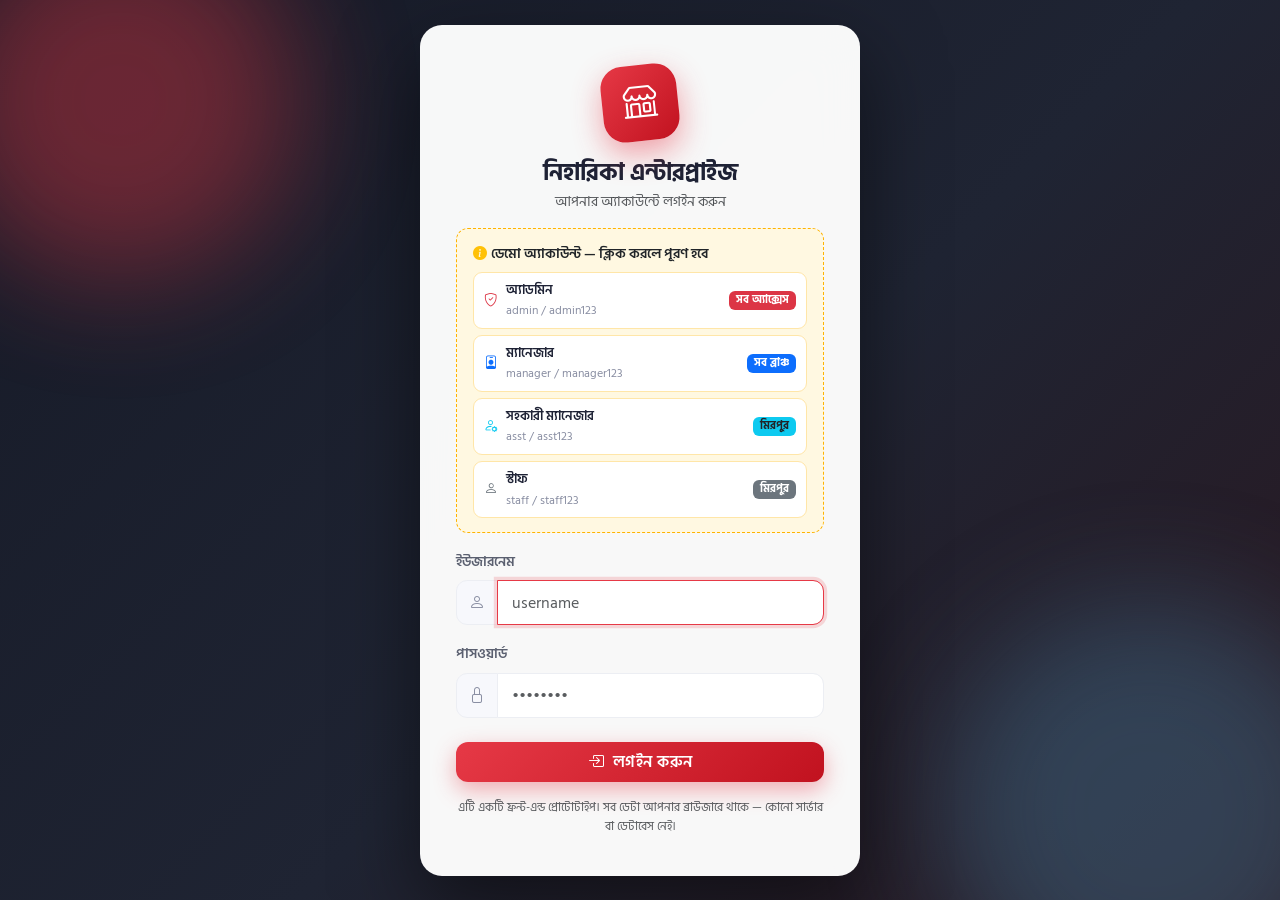
<file: demo/index.html>
<!DOCTYPE html>
<html lang="bn">
<head>
    <meta charset="UTF-8">
    <meta name="viewport" content="width=device-width, initial-scale=1">
    <title>Login — নিহারিকা এন্টারপ্রাইজ</title>
    <meta name="description" content="Multi-branch shop management system — front-end demo. No server, no database.">
    <link rel="icon" href="favicon.svg" type="image/svg+xml">
    <link rel="preconnect" href="https://fonts.googleapis.com">
    <link rel="preconnect" href="https://fonts.gstatic.com" crossorigin>
    <link href="https://fonts.googleapis.com/css2?family=Hind+Siliguri:wght@300;400;500;600;700&display=swap" rel="stylesheet">
    <link href="https://cdn.jsdelivr.net/npm/bootstrap@5.3.3/dist/css/bootstrap.min.css" rel="stylesheet">
    <link href="https://cdn.jsdelivr.net/npm/bootstrap-icons@1.11.3/font/bootstrap-icons.css" rel="stylesheet">
    <style>
        :root { --brand:#e63946; --brand-dark:#c1121f; }
        * { font-family: 'Hind Siliguri','Segoe UI',sans-serif; }
        body {
            background: linear-gradient(135deg, #161a27 0%, #1f2433 55%, #2a1820 100%);
            min-height: 100vh;
            display: flex; align-items: center; justify-content: center;
            position: relative; overflow-x: hidden; padding: 1.5rem 1rem;
        }
        body::before, body::after {
            content: ''; position: fixed; border-radius: 50%; filter: blur(60px); opacity: .4;
            animation: float 14s ease-in-out infinite;
        }
        body::before { width: 360px; height: 360px; background: #e63946; top: -80px; left: -60px; }
        body::after  { width: 420px; height: 420px; background: #457b9d; bottom: -120px; right: -80px; animation-delay: -7s; }
        @keyframes float { 0%,100% { transform: translate(0,0) scale(1); } 50% { transform: translate(30px,-30px) scale(1.1); } }

        .login-card {
            position: relative; z-index: 1;
            background: rgba(255,255,255,.97);
            backdrop-filter: blur(20px);
            border-radius: 22px;
            box-shadow: 0 30px 80px rgba(0,0,0,0.5);
            padding: 2.5rem 2.25rem;
            width: 100%; max-width: 440px;
            animation: cardIn .55s cubic-bezier(.2,.8,.2,1) both;
        }
        @keyframes cardIn { from { opacity: 0; transform: translateY(24px) scale(.97); } to { opacity: 1; transform: none; } }

        .brand-icon {
            width: 76px; height: 76px;
            background: linear-gradient(135deg, #e63946, #c1121f);
            border-radius: 22px;
            display: flex; align-items: center; justify-content: center;
            margin: 0 auto 1.1rem; font-size: 2.1rem; color: #fff;
            box-shadow: 0 12px 30px rgba(230,57,70,.45);
            transform: rotate(-6deg);
        }
        .login-card h4 { color: #1e2235; }
        .form-label { font-weight: 600; color: #5b6070; font-size: .9rem; }
        .form-control { border-radius: 11px; padding: .6rem .85rem; border-color: #eceef3; }
        .form-control:focus { border-color: #e63946; box-shadow: 0 0 0 .2rem rgba(230,57,70,.18); }
        .input-group-text { border-radius: 11px; background: #f7f8fc; border-color: #eceef3; color: #8a8fa3; }
        .btn-login {
            background: linear-gradient(135deg, #e63946, #c1121f);
            border: none; color: #fff; font-weight: 600; letter-spacing: .5px;
            border-radius: 12px; box-shadow: 0 8px 22px rgba(230,57,70,.4);
            transition: .2s;
        }
        .btn-login:hover { color: #fff; transform: translateY(-2px); box-shadow: 0 12px 30px rgba(230,57,70,.5); filter: brightness(1.05); }
        .alert { border: none; border-radius: 11px; border-left: 4px solid #e63946; background: #fdecee; color: #a01622; }

        .demo-accounts { background:#fff8e1; border:1px dashed #ffb300; border-radius:12px; padding:.85rem 1rem; }
        .acct {
            display:flex; align-items:center; gap:.6rem; width:100%;
            background:#fff; border:1px solid #ffe6a8; border-radius:9px;
            padding:.45rem .6rem; margin-bottom:.4rem; cursor:pointer;
            font-size:.84rem; text-align:left; transition:.15s;
        }
        .acct:hover { border-color:#e63946; transform:translateX(2px); }
        .acct:last-child { margin-bottom:0; }
        .acct .who { font-weight:600; color:#1e2235; }
        .acct .cred { color:#8a8fa3; font-size:.78rem; }
        .acct .tag { margin-left:auto; font-size:.68rem; }
    </style>
</head>
<body>

<div class="login-card">
    <div class="brand-icon"><i class="bi bi-shop"></i></div>
    <h4 class="text-center fw-bold mb-1">নিহারিকা এন্টারপ্রাইজ</h4>
    <p class="text-center text-muted small mb-3">আপনার অ্যাকাউন্টে লগইন করুন</p>

    <div class="demo-accounts mb-3">
        <div class="fw-semibold mb-2 small">
            <i class="bi bi-info-circle-fill text-warning me-1"></i>ডেমো অ্যাকাউন্ট — ক্লিক করলে পূরণ হবে
        </div>
        <button class="acct" data-user="admin" data-pass="admin123">
            <i class="bi bi-shield-check text-danger"></i>
            <span><span class="who">অ্যাডমিন</span><br><span class="cred">admin / admin123</span></span>
            <span class="badge bg-danger tag">সব অ্যাক্সেস</span>
        </button>
        <button class="acct" data-user="manager" data-pass="manager123">
            <i class="bi bi-person-badge text-primary"></i>
            <span><span class="who">ম্যানেজার</span><br><span class="cred">manager / manager123</span></span>
            <span class="badge bg-primary tag">সব ব্রাঞ্চ</span>
        </button>
        <button class="acct" data-user="asst" data-pass="asst123">
            <i class="bi bi-person-gear text-info"></i>
            <span><span class="who">সহকারী ম্যানেজার</span><br><span class="cred">asst / asst123</span></span>
            <span class="badge bg-info text-dark tag">মিরপুর</span>
        </button>
        <button class="acct" data-user="staff" data-pass="staff123">
            <i class="bi bi-person text-secondary"></i>
            <span><span class="who">স্টাফ</span><br><span class="cred">staff / staff123</span></span>
            <span class="badge bg-secondary tag">মিরপুর</span>
        </button>
    </div>

    <div id="loginError" class="alert alert-danger py-2 d-none">
        <i class="bi bi-exclamation-triangle-fill me-1"></i><span></span>
    </div>

    <form id="loginForm" novalidate>
        <div class="mb-3">
            <label class="form-label fw-semibold">ইউজারনেম</label>
            <div class="input-group">
                <span class="input-group-text"><i class="bi bi-person"></i></span>
                <input type="text" id="username" class="form-control"
                       placeholder="username" required autofocus autocomplete="username">
            </div>
        </div>
        <div class="mb-4">
            <label class="form-label fw-semibold">পাসওয়ার্ড</label>
            <div class="input-group">
                <span class="input-group-text"><i class="bi bi-lock"></i></span>
                <input type="password" id="password" class="form-control"
                       placeholder="••••••••" required autocomplete="current-password">
            </div>
        </div>
        <button type="submit" class="btn btn-login w-100 py-2">
            <i class="bi bi-box-arrow-in-right me-1"></i> লগইন করুন
        </button>
    </form>

    <p class="text-center text-muted mt-3 mb-0" style="font-size:.78rem">
        এটি একটি ফ্রন্ট-এন্ড প্রোটোটাইপ। সব ডেটা আপনার ব্রাউজারে থাকে —
        কোনো সার্ভার বা ডেটাবেস নেই।
    </p>
</div>

<script src="https://cdn.jsdelivr.net/npm/bootstrap@5.3.3/dist/js/bootstrap.bundle.min.js"></script>
<script src="assets/js/demo/seed.js"></script>
<script src="assets/js/demo/db.js"></script>
<script src="assets/js/demo/auth.js"></script>
<script>
DemoDB.init();

if (DemoAuth.isLoggedIn()) window.location.replace('dashboard.html');

document.querySelectorAll('.acct').forEach(btn => {
    btn.addEventListener('click', () => {
        document.getElementById('username').value = btn.dataset.user;
        document.getElementById('password').value = btn.dataset.pass;
    });
});

document.getElementById('loginForm').addEventListener('submit', e => {
    e.preventDefault();

    const box  = document.getElementById('loginError');
    const user = document.getElementById('username').value;
    const pass = document.getElementById('password').value;

    const showError = msg => {
        box.querySelector('span').textContent = msg;
        box.classList.remove('d-none');
    };

    if (!user.trim() || !pass) return showError('ইউজারনেম ও পাসওয়ার্ড দিন।');

    const res = DemoAuth.login(user, pass);
    if (res.success) window.location.href = 'dashboard.html';
    else showError(res.message);
});
</script>
</body>
</html>
</file>
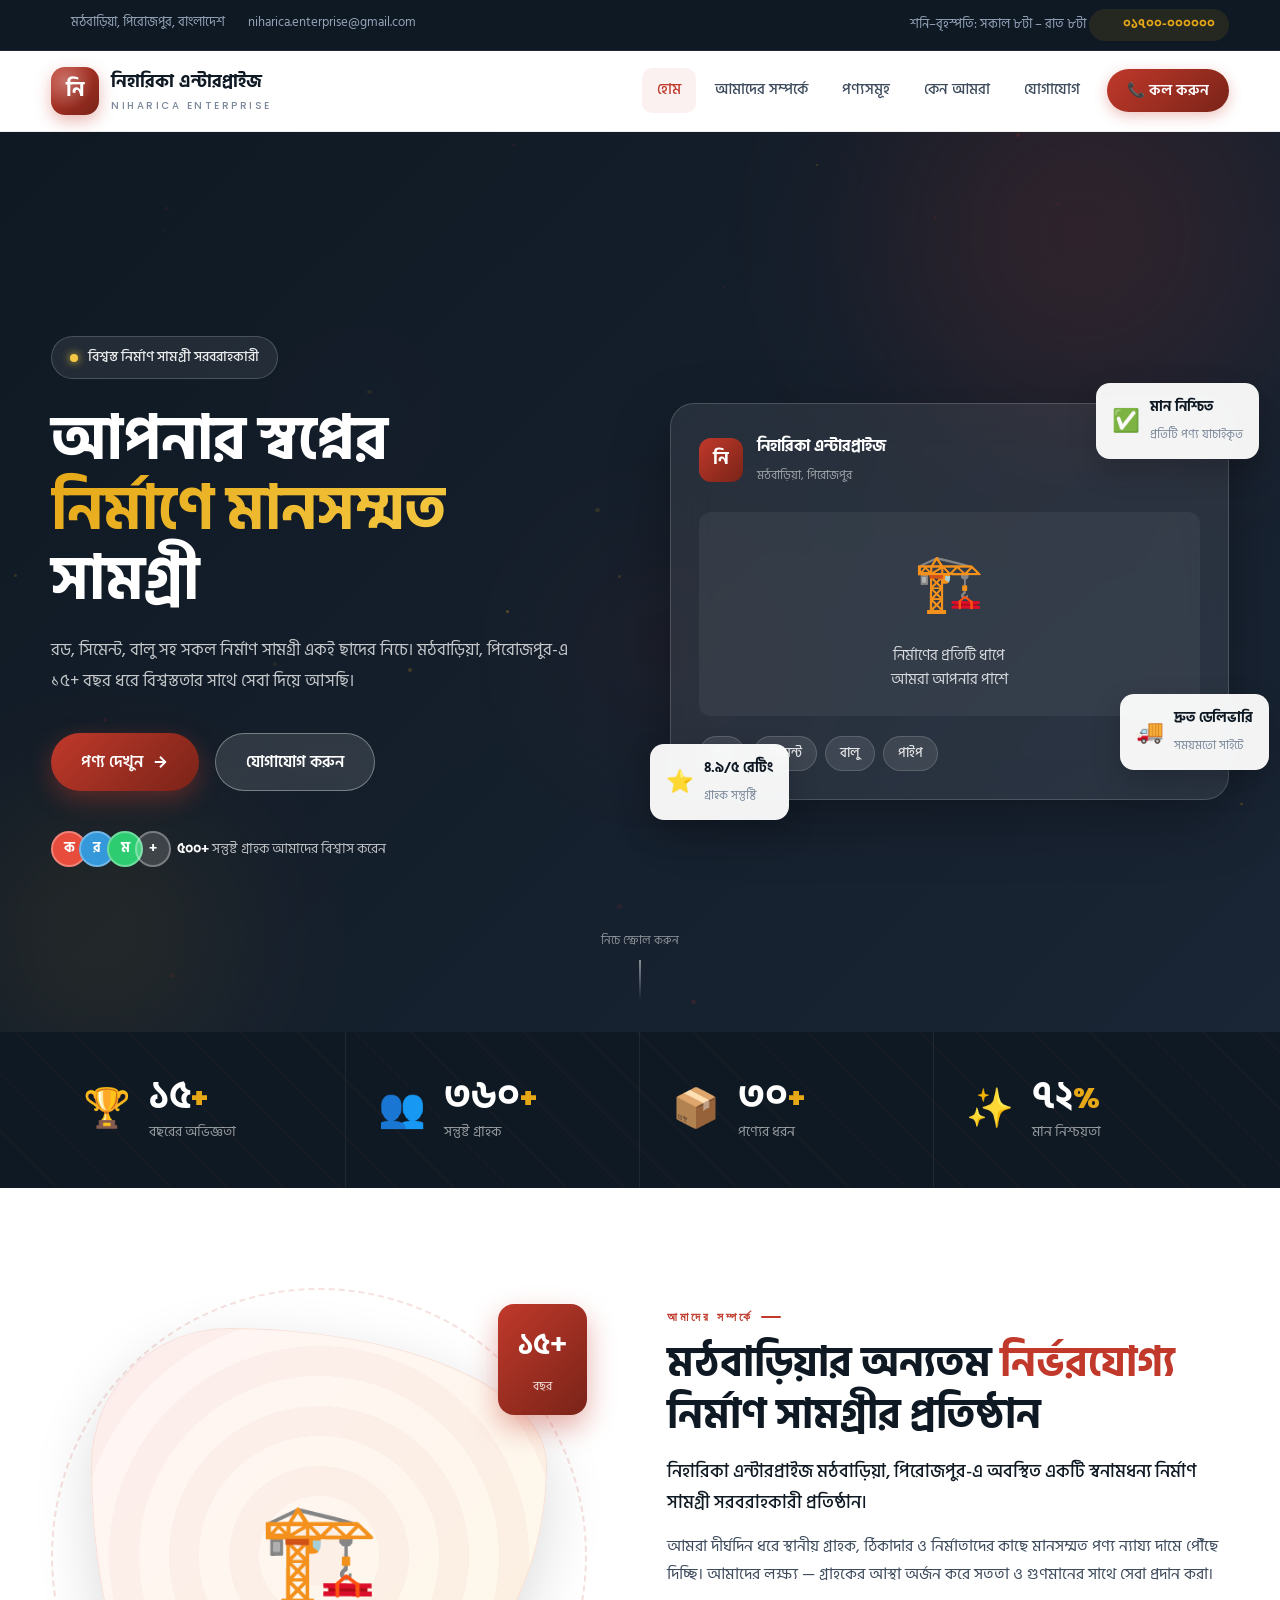
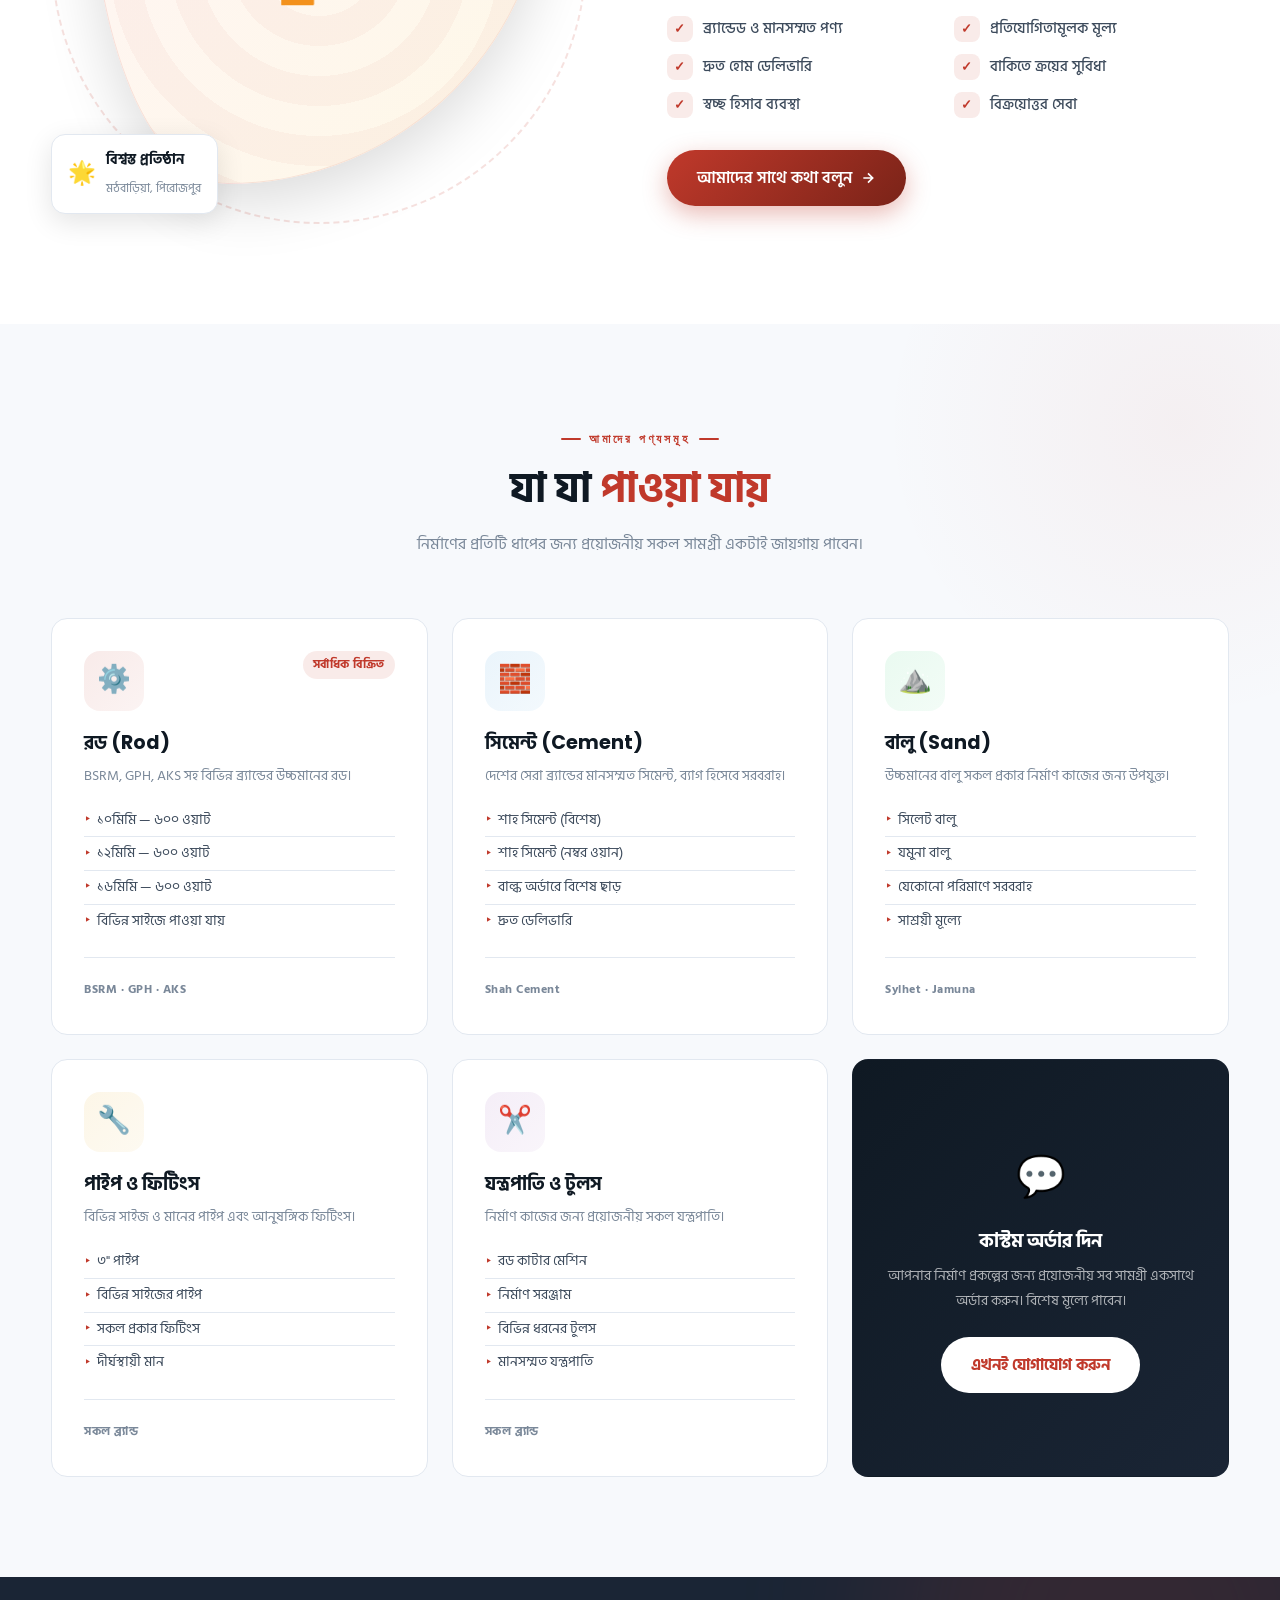
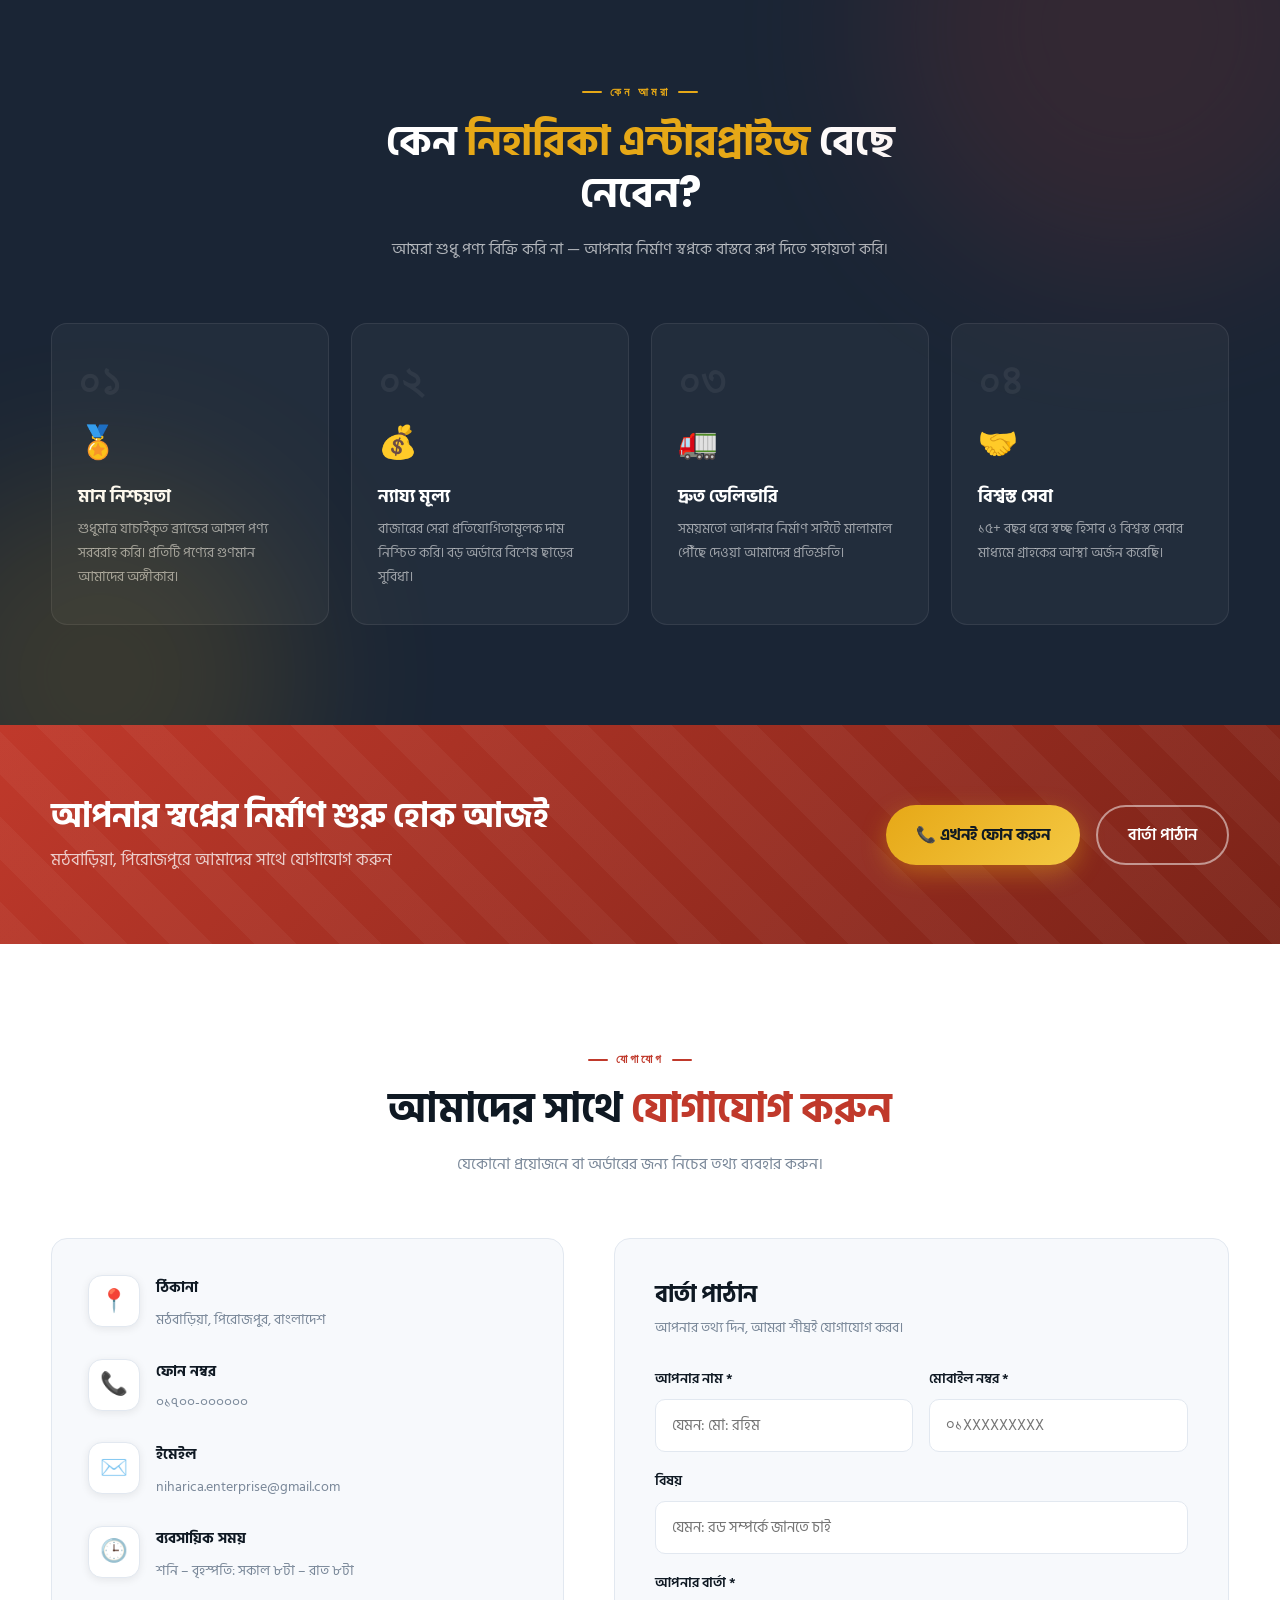
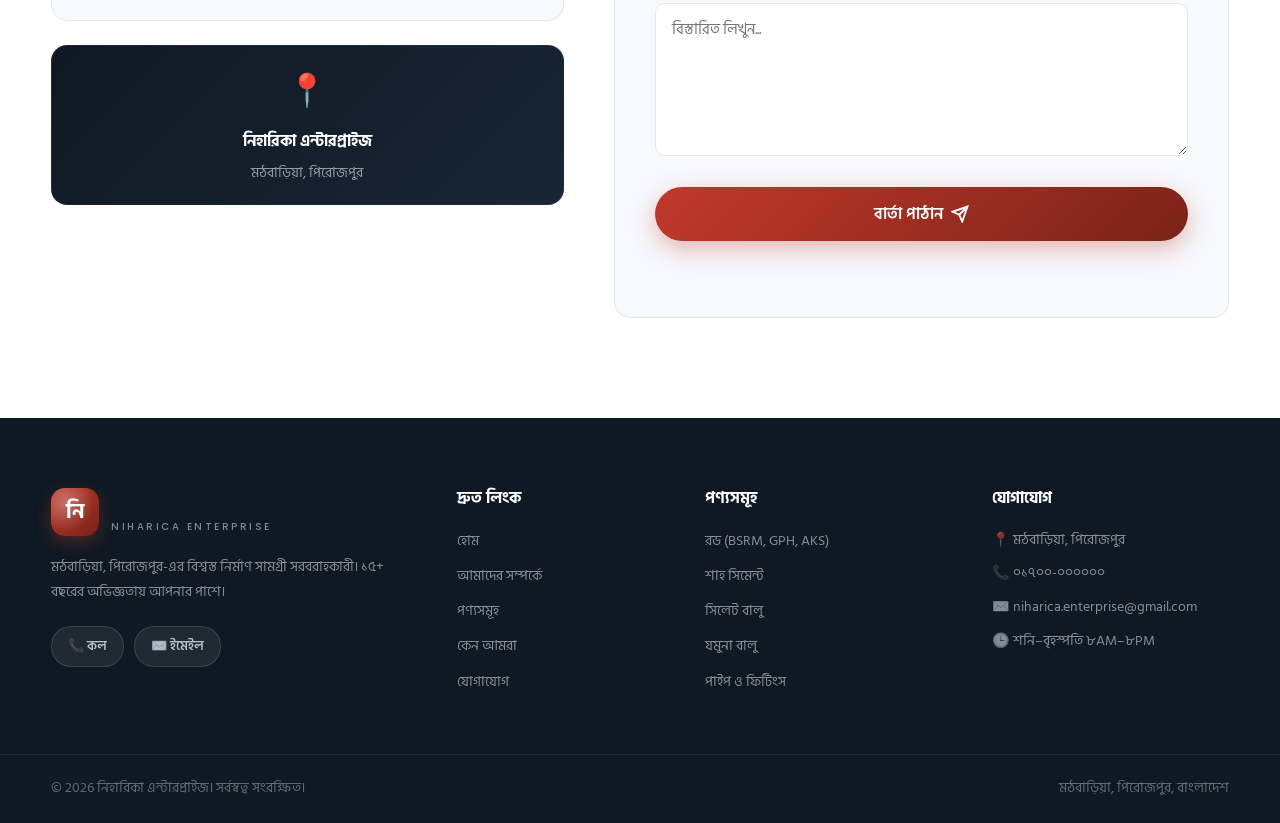
<file: website/index.html>
<!DOCTYPE html>
<html lang="bn">
<head>
    <meta charset="UTF-8">
    <meta name="viewport" content="width=device-width, initial-scale=1.0">
    <title>নিহারিকা এন্টারপ্রাইজ | মঠবাড়িয়া, পিরোজপুর</title>
    <meta name="description" content="নিহারিকা এন্টারপ্রাইজ — মঠবাড়িয়া, পিরোজপুর-এর বিশ্বস্ত নির্মাণ সামগ্রী সরবরাহকারী।">
    <link rel="preconnect" href="https://fonts.googleapis.com">
    <link rel="preconnect" href="https://fonts.gstatic.com" crossorigin>
    <link href="https://fonts.googleapis.com/css2?family=Hind+Siliguri:wght@300;400;500;600;700&family=Poppins:wght@400;500;600;700;800;900&display=swap" rel="stylesheet">
    <link rel="stylesheet" href="css/style.css">
</head>
<body>

    <!-- ===== Preloader ===== -->
    <div class="preloader" id="preloader">
        <div class="pre-logo">
            <span class="pre-mark">নি</span>
            <div class="pre-bar"></div>
        </div>
    </div>

    <!-- ===== Top Bar ===== -->
    <div class="topbar">
        <div class="container topbar-inner">
            <div class="topbar-left">
                <span class="tb-item"><i class="ic ic-pin"></i>মঠবাড়িয়া, পিরোজপুর, বাংলাদেশ</span>
                <span class="tb-item hide-sm"><i class="ic ic-mail"></i>niharica.enterprise@gmail.com</span>
            </div>
            <div class="topbar-right">
                <span class="tb-item tb-time"><i class="ic ic-clock"></i>শনি–বৃহস্পতি: সকাল ৮টা – রাত ৮টা</span>
                <a href="tel:+8801700000000" class="tb-phone"><i class="ic ic-phone"></i>০১৭০০-০০০০০০</a>
            </div>
        </div>
    </div>

    <!-- ===== Navbar ===== -->
    <header class="navbar" id="navbar">
        <div class="container navbar-inner">
            <a href="#home" class="brand">
                <div class="brand-logo">
                    <span>নি</span>
                    <div class="brand-glow"></div>
                </div>
                <div class="brand-text">
                    <strong>নিহারিকা এন্টারপ্রাইজ</strong>
                    <small>NIHARICA ENTERPRISE</small>
                </div>
            </a>
            <nav class="nav-links" id="navLinks">
                <a href="#home" class="nav-link">হোম</a>
                <a href="#about" class="nav-link">আমাদের সম্পর্কে</a>
                <a href="#products" class="nav-link">পণ্যসমূহ</a>
                <a href="#why" class="nav-link">কেন আমরা</a>
                <a href="#contact" class="nav-link">যোগাযোগ</a>
                <a href="tel:+8801700000000" class="nav-cta">📞 কল করুন</a>
            </nav>
            <button class="hamburger" id="hamburger" aria-label="menu">
                <span></span><span></span><span></span>
            </button>
        </div>
    </header>

    <!-- ===== Hero ===== -->
    <section class="hero" id="home">
        <!-- Animated background shapes -->
        <div class="hero-bg">
            <div class="shape shape-1"></div>
            <div class="shape shape-2"></div>
            <div class="shape shape-3"></div>
            <div class="shape shape-4"></div>
            <div class="particles" id="particles"></div>
        </div>

        <div class="container hero-content">
            <div class="hero-text">
                <div class="hero-badge">
                    <span class="badge-dot"></span>
                    বিশ্বস্ত নির্মাণ সামগ্রী সরবরাহকারী
                </div>
                <h1>
                    আপনার স্বপ্নের<br>
                    <span class="gradient-text">নির্মাণে মানসম্মত</span><br>
                    সামগ্রী
                </h1>
                <p class="hero-sub">রড, সিমেন্ট, বালু সহ সকল নির্মাণ সামগ্রী একই ছাদের নিচে। মঠবাড়িয়া, পিরোজপুর-এ ১৫+ বছর ধরে বিশ্বস্ততার সাথে সেবা দিয়ে আসছি।</p>
                <div class="hero-actions">
                    <a href="#products" class="btn btn-hero-primary">
                        <span>পণ্য দেখুন</span>
                        <svg width="18" height="18" viewBox="0 0 24 24" fill="none" stroke="currentColor" stroke-width="2.5"><path d="M5 12h14M12 5l7 7-7 7"/></svg>
                    </a>
                    <a href="#contact" class="btn btn-hero-ghost">যোগাযোগ করুন</a>
                </div>
                <div class="hero-trust">
                    <div class="trust-avatars">
                        <div class="avatar av1">ক</div>
                        <div class="avatar av2">র</div>
                        <div class="avatar av3">ম</div>
                        <div class="avatar av4">+</div>
                    </div>
                    <p><strong>৫০০+</strong> সন্তুষ্ট গ্রাহক আমাদের বিশ্বাস করেন</p>
                </div>
            </div>
            <div class="hero-visual">
                <div class="hero-card-wrap">
                    <div class="hero-main-card">
                        <div class="hmc-header">
                            <div class="hmc-logo">নি</div>
                            <div>
                                <strong>নিহারিকা এন্টারপ্রাইজ</strong>
                                <span>মঠবাড়িয়া, পিরোজপুর</span>
                            </div>
                        </div>
                        <div class="hmc-body">
                            <div class="hmc-icon">🏗️</div>
                            <p>নির্মাণের প্রতিটি ধাপে<br>আমরা আপনার পাশে</p>
                        </div>
                        <div class="hmc-products">
                            <span>রড</span><span>সিমেন্ট</span><span>বালু</span><span>পাইপ</span>
                        </div>
                    </div>
                    <div class="float-card fc-1">
                        <span class="fc-icon">✅</span>
                        <div><strong>মান নিশ্চিত</strong><small>প্রতিটি পণ্য যাচাইকৃত</small></div>
                    </div>
                    <div class="float-card fc-2">
                        <span class="fc-icon">🚚</span>
                        <div><strong>দ্রুত ডেলিভারি</strong><small>সময়মতো সাইটে</small></div>
                    </div>
                    <div class="float-card fc-3">
                        <span class="fc-icon">⭐</span>
                        <div><strong>৪.৯/৫ রেটিং</strong><small>গ্রাহক সন্তুষ্টি</small></div>
                    </div>
                </div>
            </div>
        </div>

        <div class="hero-scroll">
            <span>নিচে স্ক্রোল করুন</span>
            <div class="scroll-line"></div>
        </div>
    </section>

    <!-- ===== Stats ===== -->
    <section class="stats">
        <div class="container stats-grid">
            <div class="stat-item">
                <div class="stat-icon">🏆</div>
                <div class="stat-info">
                    <h3><span data-count="15" class="count-num">০</span><span class="stat-plus">+</span></h3>
                    <p>বছরের অভিজ্ঞতা</p>
                </div>
            </div>
            <div class="stat-divider"></div>
            <div class="stat-item">
                <div class="stat-icon">👥</div>
                <div class="stat-info">
                    <h3><span data-count="500" class="count-num">০</span><span class="stat-plus">+</span></h3>
                    <p>সন্তুষ্ট গ্রাহক</p>
                </div>
            </div>
            <div class="stat-divider"></div>
            <div class="stat-item">
                <div class="stat-icon">📦</div>
                <div class="stat-info">
                    <h3><span data-count="30" class="count-num">০</span><span class="stat-plus">+</span></h3>
                    <p>পণ্যের ধরন</p>
                </div>
            </div>
            <div class="stat-divider"></div>
            <div class="stat-item">
                <div class="stat-icon">✨</div>
                <div class="stat-info">
                    <h3><span data-count="100" class="count-num">০</span><span class="stat-plus">%</span></h3>
                    <p>মান নিশ্চয়তা</p>
                </div>
            </div>
        </div>
    </section>

    <!-- ===== About ===== -->
    <section class="about section" id="about">
        <div class="container about-wrap">
            <div class="about-visual" data-reveal="left">
                <div class="av-bg-ring"></div>
                <div class="av-main">
                    <div class="av-icon-big">🏗️</div>
                    <div class="av-pattern"></div>
                </div>
                <div class="av-badge-1">
                    <strong>১৫+</strong>
                    <span>বছর</span>
                </div>
                <div class="av-badge-2">
                    <span class="ab2-icon">🌟</span>
                    <div>
                        <strong>বিশ্বস্ত প্রতিষ্ঠান</strong>
                        <small>মঠবাড়িয়া, পিরোজপুর</small>
                    </div>
                </div>
            </div>
            <div class="about-content" data-reveal="right">
                <div class="section-label">আমাদের সম্পর্কে</div>
                <h2 class="section-title">মঠবাড়িয়ার অন্যতম <span>নির্ভরযোগ্য</span> নির্মাণ সামগ্রীর প্রতিষ্ঠান</h2>
                <p class="about-lead">নিহারিকা এন্টারপ্রাইজ মঠবাড়িয়া, পিরোজপুর-এ অবস্থিত একটি স্বনামধন্য নির্মাণ সামগ্রী সরবরাহকারী প্রতিষ্ঠান।</p>
                <p class="about-body">আমরা দীর্ঘদিন ধরে স্থানীয় গ্রাহক, ঠিকাদার ও নির্মাতাদের কাছে মানসম্মত পণ্য ন্যায্য দামে পৌঁছে দিচ্ছি। আমাদের লক্ষ্য — গ্রাহকের আস্থা অর্জন করে সততা ও গুণমানের সাথে সেবা প্রদান করা।</p>
                <div class="about-features">
                    <div class="af-item">
                        <div class="af-check">✓</div>
                        <span>ব্র্যান্ডেড ও মানসম্মত পণ্য</span>
                    </div>
                    <div class="af-item">
                        <div class="af-check">✓</div>
                        <span>প্রতিযোগিতামূলক মূল্য</span>
                    </div>
                    <div class="af-item">
                        <div class="af-check">✓</div>
                        <span>দ্রুত হোম ডেলিভারি</span>
                    </div>
                    <div class="af-item">
                        <div class="af-check">✓</div>
                        <span>বাকিতে ক্রয়ের সুবিধা</span>
                    </div>
                    <div class="af-item">
                        <div class="af-check">✓</div>
                        <span>স্বচ্ছ হিসাব ব্যবস্থা</span>
                    </div>
                    <div class="af-item">
                        <div class="af-check">✓</div>
                        <span>বিক্রয়োত্তর সেবা</span>
                    </div>
                </div>
                <a href="#contact" class="btn btn-primary-grad">আমাদের সাথে কথা বলুন
                    <svg width="16" height="16" viewBox="0 0 24 24" fill="none" stroke="currentColor" stroke-width="2.5"><path d="M5 12h14M12 5l7 7-7 7"/></svg>
                </a>
            </div>
        </div>
    </section>

    <!-- ===== Products ===== -->
    <section class="products section" id="products">
        <div class="products-bg-decor"></div>
        <div class="container">
            <div class="section-head" data-reveal="up">
                <div class="section-label">আমাদের পণ্যসমূহ</div>
                <h2 class="section-title">যা যা <span>পাওয়া যায়</span></h2>
                <p>নির্মাণের প্রতিটি ধাপের জন্য প্রয়োজনীয় সকল সামগ্রী একটাই জায়গায় পাবেন।</p>
            </div>
            <div class="products-grid">
                <div class="prod-card" data-reveal="up" style="--d:.0s">
                    <div class="pc-top">
                        <div class="pc-icon-wrap">
                            <span class="pc-icon">⚙️</span>
                        </div>
                        <div class="pc-tag">সর্বাধিক বিক্রিত</div>
                    </div>
                    <h3>রড (Rod)</h3>
                    <p>BSRM, GPH, AKS সহ বিভিন্ন ব্র্যান্ডের উচ্চমানের রড।</p>
                    <ul class="pc-list">
                        <li>১০মিমি — ৬০০ ওয়াট</li>
                        <li>১২মিমি — ৬০০ ওয়াট</li>
                        <li>১৬মিমি — ৬০০ ওয়াট</li>
                        <li>বিভিন্ন সাইজে পাওয়া যায়</li>
                    </ul>
                    <div class="pc-footer">
                        <span class="pc-brand">BSRM · GPH · AKS</span>
                    </div>
                </div>

                <div class="prod-card" data-reveal="up" style="--d:.1s">
                    <div class="pc-top">
                        <div class="pc-icon-wrap pc-iw-2">
                            <span class="pc-icon">🧱</span>
                        </div>
                    </div>
                    <h3>সিমেন্ট (Cement)</h3>
                    <p>দেশের সেরা ব্র্যান্ডের মানসম্মত সিমেন্ট, ব্যাগ হিসেবে সরবরাহ।</p>
                    <ul class="pc-list">
                        <li>শাহ সিমেন্ট (বিশেষ)</li>
                        <li>শাহ সিমেন্ট (নম্বর ওয়ান)</li>
                        <li>বাল্ক অর্ডারে বিশেষ ছাড়</li>
                        <li>দ্রুত ডেলিভারি</li>
                    </ul>
                    <div class="pc-footer">
                        <span class="pc-brand">Shah Cement</span>
                    </div>
                </div>

                <div class="prod-card" data-reveal="up" style="--d:.2s">
                    <div class="pc-top">
                        <div class="pc-icon-wrap pc-iw-3">
                            <span class="pc-icon">⛰️</span>
                        </div>
                    </div>
                    <h3>বালু (Sand)</h3>
                    <p>উচ্চমানের বালু সকল প্রকার নির্মাণ কাজের জন্য উপযুক্ত।</p>
                    <ul class="pc-list">
                        <li>সিলেট বালু</li>
                        <li>যমুনা বালু</li>
                        <li>যেকোনো পরিমাণে সরবরাহ</li>
                        <li>সাশ্রয়ী মূল্যে</li>
                    </ul>
                    <div class="pc-footer">
                        <span class="pc-brand">Sylhet · Jamuna</span>
                    </div>
                </div>

                <div class="prod-card" data-reveal="up" style="--d:.3s">
                    <div class="pc-top">
                        <div class="pc-icon-wrap pc-iw-4">
                            <span class="pc-icon">🔧</span>
                        </div>
                    </div>
                    <h3>পাইপ ও ফিটিংস</h3>
                    <p>বিভিন্ন সাইজ ও মানের পাইপ এবং আনুষঙ্গিক ফিটিংস।</p>
                    <ul class="pc-list">
                        <li>৩" পাইপ</li>
                        <li>বিভিন্ন সাইজের পাইপ</li>
                        <li>সকল প্রকার ফিটিংস</li>
                        <li>দীর্ঘস্থায়ী মান</li>
                    </ul>
                    <div class="pc-footer">
                        <span class="pc-brand">সকল ব্র্যান্ড</span>
                    </div>
                </div>

                <div class="prod-card" data-reveal="up" style="--d:.4s">
                    <div class="pc-top">
                        <div class="pc-icon-wrap pc-iw-5">
                            <span class="pc-icon">✂️</span>
                        </div>
                    </div>
                    <h3>যন্ত্রপাতি ও টুলস</h3>
                    <p>নির্মাণ কাজের জন্য প্রয়োজনীয় সকল যন্ত্রপাতি।</p>
                    <ul class="pc-list">
                        <li>রড কাটার মেশিন</li>
                        <li>নির্মাণ সরঞ্জাম</li>
                        <li>বিভিন্ন ধরনের টুলস</li>
                        <li>মানসম্মত যন্ত্রপাতি</li>
                    </ul>
                    <div class="pc-footer">
                        <span class="pc-brand">সকল ব্র্যান্ড</span>
                    </div>
                </div>

                <div class="prod-card prod-card-cta" data-reveal="up" style="--d:.5s">
                    <div class="pcc-inner">
                        <div class="pcc-icon">💬</div>
                        <h3>কাস্টম অর্ডার দিন</h3>
                        <p>আপনার নির্মাণ প্রকল্পের জন্য প্রয়োজনীয় সব সামগ্রী একসাথে অর্ডার করুন। বিশেষ মূল্যে পাবেন।</p>
                        <a href="#contact" class="btn btn-white-fill">এখনই যোগাযোগ করুন</a>
                    </div>
                </div>
            </div>
        </div>
    </section>

    <!-- ===== Why Choose Us ===== -->
    <section class="why section" id="why">
        <div class="container">
            <div class="section-head white" data-reveal="up">
                <div class="section-label label-gold">কেন আমরা</div>
                <h2 class="section-title">কেন <span class="text-gold">নিহারিকা এন্টারপ্রাইজ</span> বেছে নেবেন?</h2>
                <p>আমরা শুধু পণ্য বিক্রি করি না — আপনার নির্মাণ স্বপ্নকে বাস্তবে রূপ দিতে সহায়তা করি।</p>
            </div>
            <div class="why-grid">
                <div class="why-card" data-reveal="up" style="--d:.0s">
                    <div class="wc-num">০১</div>
                    <div class="wc-icon">🏅</div>
                    <h3>মান নিশ্চয়তা</h3>
                    <p>শুধুমাত্র যাচাইকৃত ব্র্যান্ডের আসল পণ্য সরবরাহ করি। প্রতিটি পণ্যের গুণমান আমাদের অঙ্গীকার।</p>
                    <div class="wc-line"></div>
                </div>
                <div class="why-card" data-reveal="up" style="--d:.1s">
                    <div class="wc-num">০২</div>
                    <div class="wc-icon">💰</div>
                    <h3>ন্যায্য মূল্য</h3>
                    <p>বাজারের সেরা প্রতিযোগিতামূলক দাম নিশ্চিত করি। বড় অর্ডারে বিশেষ ছাড়ের সুবিধা।</p>
                    <div class="wc-line"></div>
                </div>
                <div class="why-card" data-reveal="up" style="--d:.2s">
                    <div class="wc-num">০৩</div>
                    <div class="wc-icon">🚛</div>
                    <h3>দ্রুত ডেলিভারি</h3>
                    <p>সময়মতো আপনার নির্মাণ সাইটে মালামাল পৌঁছে দেওয়া আমাদের প্রতিশ্রুতি।</p>
                    <div class="wc-line"></div>
                </div>
                <div class="why-card" data-reveal="up" style="--d:.3s">
                    <div class="wc-num">০৪</div>
                    <div class="wc-icon">🤝</div>
                    <h3>বিশ্বস্ত সেবা</h3>
                    <p>১৫+ বছর ধরে স্বচ্ছ হিসাব ও বিশ্বস্ত সেবার মাধ্যমে গ্রাহকের আস্থা অর্জন করেছি।</p>
                    <div class="wc-line"></div>
                </div>
            </div>
        </div>
        <div class="why-bg-circle wbc-1"></div>
        <div class="why-bg-circle wbc-2"></div>
    </section>

    <!-- ===== Testimonial Band ===== -->
    <section class="testimonial-band">
        <div class="container tb-inner">
            <div class="tb-text">
                <h2>আপনার স্বপ্নের নির্মাণ শুরু হোক আজই</h2>
                <p>মঠবাড়িয়া, পিরোজপুরে আমাদের সাথে যোগাযোগ করুন</p>
            </div>
            <div class="tb-actions">
                <a href="tel:+8801700000000" class="btn btn-gold">📞 এখনই ফোন করুন</a>
                <a href="#contact" class="btn btn-outline-white">বার্তা পাঠান</a>
            </div>
        </div>
    </section>

    <!-- ===== Contact ===== -->
    <section class="contact section" id="contact">
        <div class="container">
            <div class="section-head" data-reveal="up">
                <div class="section-label">যোগাযোগ</div>
                <h2 class="section-title">আমাদের সাথে <span>যোগাযোগ করুন</span></h2>
                <p>যেকোনো প্রয়োজনে বা অর্ডারের জন্য নিচের তথ্য ব্যবহার করুন।</p>
            </div>
            <div class="contact-layout">
                <div class="contact-info-wrap" data-reveal="left">
                    <div class="ci-card">
                        <div class="ci-item">
                            <div class="ci-ic">📍</div>
                            <div class="ci-detail">
                                <strong>ঠিকানা</strong>
                                <span>মঠবাড়িয়া, পিরোজপুর, বাংলাদেশ</span>
                            </div>
                        </div>
                        <div class="ci-item">
                            <div class="ci-ic">📞</div>
                            <div class="ci-detail">
                                <strong>ফোন নম্বর</strong>
                                <a href="tel:+8801700000000">০১৭০০-০০০০০০</a>
                            </div>
                        </div>
                        <div class="ci-item">
                            <div class="ci-ic">✉️</div>
                            <div class="ci-detail">
                                <strong>ইমেইল</strong>
                                <span>niharica.enterprise@gmail.com</span>
                            </div>
                        </div>
                        <div class="ci-item">
                            <div class="ci-ic">🕒</div>
                            <div class="ci-detail">
                                <strong>ব্যবসায়িক সময়</strong>
                                <span>শনি – বৃহস্পতি: সকাল ৮টা – রাত ৮টা</span>
                            </div>
                        </div>
                    </div>
                    <div class="map-placeholder">
                        <div class="map-inner">
                            <span>📍</span>
                            <p><strong>নিহারিকা এন্টারপ্রাইজ</strong></p>
                            <small>মঠবাড়িয়া, পিরোজপুর</small>
                        </div>
                    </div>
                </div>
                <div class="contact-form-wrap" data-reveal="right">
                    <form class="cform" id="contactForm" novalidate>
                        <h3>বার্তা পাঠান</h3>
                        <p>আপনার তথ্য দিন, আমরা শীঘ্রই যোগাযোগ করব।</p>
                        <div class="cf-row">
                            <div class="cf-group">
                                <label>আপনার নাম *</label>
                                <input type="text" name="name" placeholder="যেমন: মো: রহিম" required>
                            </div>
                            <div class="cf-group">
                                <label>মোবাইল নম্বর *</label>
                                <input type="tel" name="phone" placeholder="০১XXXXXXXXX" required>
                            </div>
                        </div>
                        <div class="cf-group">
                            <label>বিষয়</label>
                            <input type="text" name="subject" placeholder="যেমন: রড সম্পর্কে জানতে চাই">
                        </div>
                        <div class="cf-group">
                            <label>আপনার বার্তা *</label>
                            <textarea name="message" rows="5" placeholder="বিস্তারিত লিখুন..." required></textarea>
                        </div>
                        <button type="submit" class="btn btn-primary-grad cf-submit">
                            <span>বার্তা পাঠান</span>
                            <svg width="18" height="18" viewBox="0 0 24 24" fill="none" stroke="currentColor" stroke-width="2.5"><path d="M22 2L11 13M22 2l-7 20-4-9-9-4 20-7z"/></svg>
                        </button>
                        <div class="cf-msg" id="cfMsg"></div>
                    </form>
                </div>
            </div>
        </div>
    </section>

    <!-- ===== Footer ===== -->
    <footer class="footer">
        <div class="footer-top">
            <div class="container footer-grid">
                <div class="fg-brand">
                    <a href="#home" class="brand">
                        <div class="brand-logo"><span>নি</span><div class="brand-glow"></div></div>
                        <div class="brand-text">
                            <strong>নিহারিকা এন্টারপ্রাইজ</strong>
                            <small>NIHARICA ENTERPRISE</small>
                        </div>
                    </a>
                    <p>মঠবাড়িয়া, পিরোজপুর-এর বিশ্বস্ত নির্মাণ সামগ্রী সরবরাহকারী। ১৫+ বছরের অভিজ্ঞতায় আপনার পাশে।</p>
                    <div class="fg-contact-chips">
                        <a href="tel:+8801700000000" class="fcc">📞 কল</a>
                        <a href="mailto:niharica.enterprise@gmail.com" class="fcc">✉️ ইমেইল</a>
                    </div>
                </div>
                <div class="fg-col">
                    <h4>দ্রুত লিংক</h4>
                    <a href="#home">হোম</a>
                    <a href="#about">আমাদের সম্পর্কে</a>
                    <a href="#products">পণ্যসমূহ</a>
                    <a href="#why">কেন আমরা</a>
                    <a href="#contact">যোগাযোগ</a>
                </div>
                <div class="fg-col">
                    <h4>পণ্যসমূহ</h4>
                    <a href="#products">রড (BSRM, GPH, AKS)</a>
                    <a href="#products">শাহ সিমেন্ট</a>
                    <a href="#products">সিলেট বালু</a>
                    <a href="#products">যমুনা বালু</a>
                    <a href="#products">পাইপ ও ফিটিংস</a>
                </div>
                <div class="fg-col">
                    <h4>যোগাযোগ</h4>
                    <p>📍 মঠবাড়িয়া, পিরোজপুর</p>
                    <p>📞 ০১৭০০-০০০০০০</p>
                    <p>✉️ niharica.enterprise@gmail.com</p>
                    <p>🕒 শনি–বৃহস্পতি ৮AM–৮PM</p>
                </div>
            </div>
        </div>
        <div class="footer-bottom">
            <div class="container fb-inner">
                <p>© <span id="yr"></span> নিহারিকা এন্টারপ্রাইজ। সর্বস্বত্ব সংরক্ষিত।</p>
                <p>মঠবাড়িয়া, পিরোজপুর, বাংলাদেশ</p>
            </div>
        </div>
    </footer>

    <a href="#home" class="back-top" id="backTop">↑</a>

    <script src="js/main.js"></script>
</body>
</html>
</file>
<file: website/css/style.css>
/* ===================================================
   NIHARICA ENTERPRISE — Premium Website Styles
=================================================== */

/* --------- Variables --------- */
:root {
    --red:       #c0392b;
    --red-dark:  #962d22;
    --red-deep:  #7a2318;
    --gold:      #e6a817;
    --gold-lt:   #f4c842;
    --dark:      #0f1923;
    --dark2:     #1a2535;
    --dark3:     #243040;
    --body-txt:  #3d4b5c;
    --muted:     #7a8899;
    --light:     #f7f9fc;
    --border:    #e2e8f0;
    --white:     #ffffff;
    --grad-red:  linear-gradient(135deg, var(--red), var(--red-deep));
    --grad-gold: linear-gradient(135deg, var(--gold), var(--gold-lt));
    --grad-dark: linear-gradient(135deg, var(--dark), var(--dark2));
    --shadow-sm: 0 2px 8px rgba(0,0,0,.08);
    --shadow-md: 0 8px 28px rgba(0,0,0,.11);
    --shadow-lg: 0 20px 60px rgba(0,0,0,.14);
    --r: 16px;
    --r-lg: 24px;
    --max-w: 1200px;
}

/* --------- Reset & Base --------- */
*, *::before, *::after { margin:0; padding:0; box-sizing:border-box; }
html { scroll-behavior:smooth; font-size:16px; }
body { font-family:'Hind Siliguri',sans-serif; color:var(--body-txt); background:var(--white); overflow-x:hidden; line-height:1.75; }
h1,h2,h3,h4,h5 { font-family:'Poppins','Hind Siliguri',sans-serif; line-height:1.25; font-weight:700; color:var(--dark); }
a { text-decoration:none; color:inherit; transition:.25s; }
ul { list-style:none; }
img { max-width:100%; display:block; }
.container { width:92%; max-width:var(--max-w); margin:0 auto; }
.section { padding:100px 0; }

/* --------- Preloader --------- */
.preloader {
    position:fixed; inset:0; z-index:9999;
    background:var(--dark);
    display:flex; align-items:center; justify-content:center;
    transition:opacity .6s ease, visibility .6s ease;
}
.preloader.done { opacity:0; visibility:hidden; }
.pre-logo { display:flex; flex-direction:column; align-items:center; gap:16px; }
.pre-mark {
    width:70px; height:70px;
    background:var(--grad-red);
    border-radius:20px;
    color:#fff; font-size:1.8rem; font-weight:800;
    display:grid; place-items:center;
    font-family:'Hind Siliguri',sans-serif;
    box-shadow:0 0 40px rgba(192,57,43,.5);
    animation:pulse-logo 1.2s ease-in-out infinite;
}
.pre-bar {
    width:120px; height:3px;
    background:rgba(255,255,255,.15);
    border-radius:3px;
    overflow:hidden;
}
.pre-bar::after {
    content:"";
    display:block; height:100%;
    background:var(--grad-gold);
    animation:load-bar 1.8s ease-in-out forwards;
}
@keyframes pulse-logo { 0%,100%{transform:scale(1)} 50%{transform:scale(1.07)} }
@keyframes load-bar { 0%{width:0} 100%{width:100%} }

/* --------- Buttons --------- */
.btn {
    display:inline-flex; align-items:center; gap:8px;
    padding:14px 30px; border-radius:50px;
    font-weight:600; font-size:1rem;
    cursor:pointer; border:none;
    font-family:inherit; transition:.35s ease;
    white-space:nowrap;
}
.btn-hero-primary {
    background:var(--grad-red);
    color:#fff;
    box-shadow:0 8px 24px rgba(192,57,43,.4);
}
.btn-hero-primary:hover { transform:translateY(-3px); box-shadow:0 14px 32px rgba(192,57,43,.5); }
.btn-hero-ghost {
    background:rgba(255,255,255,.12);
    color:#fff;
    border:1.5px solid rgba(255,255,255,.35);
    backdrop-filter:blur(8px);
}
.btn-hero-ghost:hover { background:rgba(255,255,255,.22); transform:translateY(-3px); }
.btn-primary-grad {
    background:var(--grad-red); color:#fff;
    box-shadow:0 8px 24px rgba(192,57,43,.35);
}
.btn-primary-grad:hover { transform:translateY(-3px); box-shadow:0 14px 32px rgba(192,57,43,.45); }
.btn-gold {
    background:var(--grad-gold); color:var(--dark);
    font-weight:700; box-shadow:0 8px 24px rgba(230,168,23,.4);
}
.btn-gold:hover { transform:translateY(-3px); box-shadow:0 14px 32px rgba(230,168,23,.5); }
.btn-outline-white {
    background:transparent; color:#fff;
    border:2px solid rgba(255,255,255,.5);
}
.btn-outline-white:hover { background:rgba(255,255,255,.1); transform:translateY(-3px); }
.btn-white-fill {
    background:#fff; color:var(--red);
    font-weight:700;
}
.btn-white-fill:hover { transform:translateY(-3px); box-shadow:var(--shadow-md); }

/* --------- Top Bar --------- */
.topbar {
    background:var(--dark);
    padding:9px 0;
    font-size:.84rem;
    color:#94a3b8;
    border-bottom:1px solid rgba(255,255,255,.06);
}
.topbar-inner { display:flex; justify-content:space-between; align-items:center; flex-wrap:wrap; gap:6px; }
.tb-item { display:inline-flex; align-items:center; gap:6px; }
.tb-phone {
    color:var(--gold); font-weight:700;
    display:inline-flex; align-items:center; gap:6px;
    background:rgba(230,168,23,.1);
    padding:4px 14px; border-radius:20px;
    transition:.25s;
}
.tb-phone:hover { background:rgba(230,168,23,.2); }
.ic { width:14px; height:14px; display:inline-block; }

/* --------- Navbar --------- */
.navbar {
    background:rgba(255,255,255,.95);
    backdrop-filter:blur(20px);
    position:sticky; top:0; z-index:200;
    border-bottom:1px solid rgba(0,0,0,.06);
    transition:.4s;
}
.navbar.scrolled {
    box-shadow:0 4px 30px rgba(0,0,0,.1);
    background:rgba(255,255,255,.98);
}
.navbar-inner { display:flex; align-items:center; justify-content:space-between; padding:16px 0; }

.brand { display:flex; align-items:center; gap:12px; }
.brand-logo {
    width:48px; height:48px;
    background:var(--grad-red);
    border-radius:14px;
    display:grid; place-items:center;
    color:#fff; font-family:'Hind Siliguri',sans-serif;
    font-size:1.3rem; font-weight:800;
    position:relative; overflow:hidden;
    flex-shrink:0;
    box-shadow:0 6px 16px rgba(192,57,43,.35);
}
.brand-glow {
    position:absolute; inset:0;
    background:radial-gradient(circle at 30% 30%, rgba(255,255,255,.3), transparent 60%);
}
.brand-text strong { display:block; font-size:1.1rem; color:var(--dark); font-family:'Hind Siliguri',sans-serif; }
.brand-text small { display:block; font-size:.62rem; letter-spacing:2.5px; color:var(--muted); font-family:'Poppins',sans-serif; font-weight:500; }

.nav-links { display:flex; align-items:center; gap:4px; }
.nav-link {
    padding:9px 15px; border-radius:10px;
    font-weight:500; color:var(--body-txt);
    font-size:.95rem; transition:.25s;
}
.nav-link:hover, .nav-link.active { color:var(--red); background:rgba(192,57,43,.07); }
.nav-cta {
    background:var(--grad-red); color:#fff;
    padding:9px 20px; border-radius:30px;
    font-weight:600; font-size:.92rem;
    margin-left:8px;
    box-shadow:0 4px 14px rgba(192,57,43,.3);
}
.nav-cta:hover { transform:translateY(-2px); box-shadow:0 8px 20px rgba(192,57,43,.4); color:#fff; }

.hamburger { display:none; flex-direction:column; gap:5px; background:none; border:none; cursor:pointer; padding:8px; border-radius:10px; transition:.25s; }
.hamburger:hover { background:rgba(192,57,43,.08); }
.hamburger span { width:26px; height:2.5px; background:var(--dark); border-radius:3px; transition:.35s; display:block; }
.hamburger.open span:nth-child(1) { transform:translateY(7.5px) rotate(45deg); }
.hamburger.open span:nth-child(2) { opacity:0; transform:scaleX(0); }
.hamburger.open span:nth-child(3) { transform:translateY(-7.5px) rotate(-45deg); }

/* --------- Hero --------- */
.hero {
    min-height:100vh;
    background:var(--grad-dark);
    color:#fff;
    display:flex; align-items:center;
    position:relative;
    overflow:hidden;
    padding:120px 0 80px;
}
.hero-bg { position:absolute; inset:0; z-index:0; overflow:hidden; }
.shape {
    position:absolute; border-radius:50%;
    filter:blur(60px); opacity:.55;
}
.shape-1 { width:600px; height:600px; top:-200px; right:-100px; background:radial-gradient(circle, rgba(192,57,43,.35), transparent 70%); animation:float1 8s ease-in-out infinite; }
.shape-2 { width:400px; height:400px; bottom:-100px; left:-100px; background:radial-gradient(circle, rgba(230,168,23,.2), transparent 70%); animation:float2 10s ease-in-out infinite; }
.shape-3 { width:300px; height:300px; top:40%; left:40%; background:radial-gradient(circle, rgba(192,57,43,.15), transparent 70%); animation:float3 12s ease-in-out infinite; }
.shape-4 { width:200px; height:200px; top:20%; left:20%; background:radial-gradient(circle, rgba(255,255,255,.04), transparent 70%); }
@keyframes float1 { 0%,100%{transform:translate(0,0)} 50%{transform:translate(-30px,30px)} }
@keyframes float2 { 0%,100%{transform:translate(0,0)} 50%{transform:translate(30px,-20px)} }
@keyframes float3 { 0%,100%{transform:translate(0,0)} 50%{transform:translate(-20px,20px)} }

.particles { position:absolute; inset:0; }

.hero .container { display:grid; grid-template-columns:1fr 1fr; gap:60px; align-items:center; position:relative; z-index:2; }

.hero-badge {
    display:inline-flex; align-items:center; gap:10px;
    background:rgba(255,255,255,.08);
    border:1px solid rgba(255,255,255,.18);
    padding:8px 18px; border-radius:30px;
    font-size:.88rem; font-weight:500;
    margin-bottom:24px;
    backdrop-filter:blur(10px);
    color:rgba(255,255,255,.9);
}
.badge-dot {
    width:8px; height:8px; border-radius:50%;
    background:var(--gold-lt);
    box-shadow:0 0 8px var(--gold-lt);
    animation:blink 1.5s ease-in-out infinite;
}
@keyframes blink { 0%,100%{opacity:1} 50%{opacity:.4} }

.hero-text h1 { font-size:clamp(2.2rem,5vw,3.8rem); margin-bottom:22px; color:#fff; font-weight:800; line-height:1.15; }
.gradient-text {
    background:var(--grad-gold);
    -webkit-background-clip:text;
    -webkit-text-fill-color:transparent;
    background-clip:text;
}
.hero-sub { font-size:1.08rem; color:rgba(255,255,255,.75); margin-bottom:36px; max-width:520px; line-height:1.8; }
.hero-actions { display:flex; gap:16px; flex-wrap:wrap; margin-bottom:40px; }

.hero-trust { display:flex; align-items:center; gap:14px; }
.trust-avatars { display:flex; }
.avatar {
    width:36px; height:36px; border-radius:50%;
    display:grid; place-items:center;
    color:#fff; font-weight:700; font-size:.85rem;
    border:2.5px solid rgba(255,255,255,.3);
    margin-right:-8px;
}
.av1{background:#e74c3c;} .av2{background:#3498db;} .av3{background:#2ecc71;} .av4{background:rgba(255,255,255,.15);}
.hero-trust p { font-size:.88rem; color:rgba(255,255,255,.7); }
.hero-trust strong { color:#fff; }

/* Hero Visual */
.hero-visual { position:relative; }
.hero-card-wrap { position:relative; }

.hero-main-card {
    background:rgba(255,255,255,.08);
    backdrop-filter:blur(20px);
    border:1px solid rgba(255,255,255,.16);
    border-radius:var(--r-lg);
    padding:28px;
    box-shadow:0 20px 60px rgba(0,0,0,.3);
}
.hmc-header { display:flex; gap:14px; align-items:center; margin-bottom:24px; }
.hmc-logo {
    width:44px; height:44px;
    background:var(--grad-red);
    border-radius:12px;
    display:grid; place-items:center;
    color:#fff; font-weight:800; font-size:1.1rem;
    font-family:'Hind Siliguri',sans-serif;
    flex-shrink:0;
}
.hmc-header strong { display:block; color:#fff; font-size:1rem; }
.hmc-header span { font-size:.78rem; color:rgba(255,255,255,.55); }

.hmc-body {
    background:rgba(255,255,255,.05);
    border-radius:12px;
    padding:24px;
    text-align:center;
    margin-bottom:20px;
}
.hmc-icon { font-size:3.5rem; margin-bottom:10px; }
.hmc-body p { color:rgba(255,255,255,.8); font-size:.95rem; line-height:1.6; }

.hmc-products { display:flex; gap:8px; flex-wrap:wrap; }
.hmc-products span {
    background:rgba(255,255,255,.1);
    border:1px solid rgba(255,255,255,.15);
    color:rgba(255,255,255,.85);
    padding:5px 14px;
    border-radius:20px;
    font-size:.82rem;
    font-weight:500;
}

.float-card {
    position:absolute;
    background:rgba(255,255,255,.95);
    border-radius:14px;
    padding:12px 16px;
    display:flex; align-items:center; gap:10px;
    box-shadow:0 12px 30px rgba(0,0,0,.2);
    backdrop-filter:blur(10px);
    animation:float-gentle 4s ease-in-out infinite;
    white-space:nowrap;
}
.float-card strong { display:block; font-size:.88rem; color:var(--dark); font-weight:700; }
.float-card small { font-size:.75rem; color:var(--muted); }
.fc-icon { font-size:1.4rem; }
.fc-1 { top:-20px; right:-30px; animation-delay:0s; }
.fc-2 { bottom:30px; right:-40px; animation-delay:1.3s; }
.fc-3 { bottom:-20px; left:-20px; animation-delay:2.6s; }
@keyframes float-gentle { 0%,100%{transform:translateY(0)} 50%{transform:translateY(-8px)} }

.hero-scroll {
    position:absolute; bottom:32px; left:50%;
    transform:translateX(-50%);
    text-align:center; z-index:2;
    color:rgba(255,255,255,.5); font-size:.78rem;
    display:flex; flex-direction:column; align-items:center; gap:8px;
}
.scroll-line {
    width:1.5px; height:40px;
    background:linear-gradient(to bottom, rgba(255,255,255,.5), transparent);
    animation:scroll-anim 2s ease-in-out infinite;
}
@keyframes scroll-anim { 0%,100%{opacity:.4;transform:scaleY(1)} 50%{opacity:1;transform:scaleY(1.2)} }

/* --------- Stats --------- */
.stats {
    background:var(--dark);
    padding:0;
    position:relative;
    overflow:hidden;
}
.stats::before {
    content:"";
    position:absolute; inset:0;
    background:repeating-linear-gradient(45deg, rgba(192,57,43,.04) 0 2px, transparent 2px 40px);
}
.stats-grid {
    display:grid; grid-template-columns:repeat(4,1fr);
    position:relative; z-index:1;
}
.stat-item {
    display:flex; align-items:center; gap:18px;
    padding:44px 32px;
    border-right:1px solid rgba(255,255,255,.07);
    transition:.3s;
}
.stat-item:last-child { border-right:none; }
.stat-item:hover { background:rgba(192,57,43,.08); }
.stat-icon { font-size:2.4rem; flex-shrink:0; }
.stat-info h3 { font-size:2.4rem; font-weight:800; color:#fff; line-height:1; margin-bottom:5px; }
.stat-plus { font-size:1.8rem; color:var(--gold); }
.stat-info p { color:rgba(255,255,255,.55); font-size:.9rem; }
.stat-divider { display:none; }

/* --------- Section Header --------- */
.section-head { text-align:center; max-width:600px; margin:0 auto 60px; }
.section-head p { color:var(--muted); }
.section-head.white h2,.section-head.white p { color:#fff; }
.section-head.white p { color:rgba(255,255,255,.65); }

.section-label {
    display:inline-block;
    color:var(--red);
    font-weight:700;
    font-size:.78rem;
    letter-spacing:3px;
    text-transform:uppercase;
    margin-bottom:12px;
    font-family:'Poppins',sans-serif;
    position:relative;
}
.section-label::before,.section-label::after {
    content:"";
    display:inline-block;
    width:20px; height:2px;
    background:var(--red);
    margin:0 8px;
    vertical-align:middle;
    border-radius:2px;
}
.label-gold { color:var(--gold); }
.label-gold::before,.label-gold::after { background:var(--gold); }

.section-title { font-size:clamp(1.8rem,3.5vw,2.6rem); margin-bottom:16px; }
.section-title span { color:var(--red); }
.text-gold { color:var(--gold) !important; }

/* --------- About --------- */
.about { background:var(--white); }
.about-wrap { display:grid; grid-template-columns:1fr 1.05fr; gap:80px; align-items:center; }

.about-visual { position:relative; padding:40px; }
.av-bg-ring {
    position:absolute; top:0; left:0;
    width:100%; height:100%;
    border:2px dashed rgba(192,57,43,.15);
    border-radius:50%;
    animation:slow-spin 30s linear infinite;
}
@keyframes slow-spin { to{transform:rotate(360deg)} }
.av-main {
    width:100%; aspect-ratio:1;
    background:linear-gradient(135deg, #fff5f5, #fef8e7);
    border-radius:30% 70% 70% 30% / 30% 30% 70% 70%;
    display:grid; place-items:center;
    border:1px solid rgba(192,57,43,.12);
    position:relative; overflow:hidden;
    box-shadow:var(--shadow-lg);
    animation:blob-morph 8s ease-in-out infinite;
}
@keyframes blob-morph {
    0%,100%{border-radius:30% 70% 70% 30% / 30% 30% 70% 70%}
    50%{border-radius:70% 30% 30% 70% / 70% 70% 30% 30%}
}
.av-icon-big { font-size:6rem; position:relative; z-index:1; }
.av-pattern {
    position:absolute; inset:0;
    background:repeating-radial-gradient(circle at 50% 50%, rgba(192,57,43,.04) 0 30px, transparent 30px 60px);
}
.av-badge-1 {
    position:absolute; top:16px; right:0;
    background:var(--grad-red);
    color:#fff; border-radius:16px;
    padding:16px 20px; text-align:center;
    box-shadow:0 12px 28px rgba(192,57,43,.4);
}
.av-badge-1 strong { display:block; font-size:1.8rem; font-weight:800; }
.av-badge-1 span { font-size:.78rem; opacity:.85; }

.av-badge-2 {
    position:absolute; bottom:10px; left:0;
    background:#fff;
    border-radius:14px;
    padding:12px 16px;
    display:flex; align-items:center; gap:10px;
    box-shadow:var(--shadow-md);
    border:1px solid var(--border);
}
.ab2-icon { font-size:1.4rem; }
.av-badge-2 strong { display:block; font-size:.9rem; color:var(--dark); }
.av-badge-2 small { color:var(--muted); font-size:.75rem; }

.about-content .section-label { margin-bottom:8px; display:block; text-align:left; }
.about-content .section-label::before { display:none; }
.about-content .section-title { text-align:left; }
.about-lead { font-size:1.12rem; font-weight:500; color:var(--dark); margin-bottom:14px; }
.about-body { color:var(--body-txt); margin-bottom:28px; }

.about-features { display:grid; grid-template-columns:1fr 1fr; gap:12px; margin-bottom:32px; }
.af-item { display:flex; align-items:center; gap:10px; }
.af-check {
    width:26px; height:26px; flex-shrink:0;
    background:rgba(192,57,43,.1);
    color:var(--red);
    border-radius:8px;
    display:grid; place-items:center;
    font-size:.8rem; font-weight:700;
}
.af-item span { font-size:.92rem; color:var(--body-txt); font-weight:500; }

/* --------- Products --------- */
.products { background:var(--light); position:relative; overflow:hidden; }
.products-bg-decor {
    position:absolute; top:-200px; right:-200px;
    width:600px; height:600px; border-radius:50%;
    background:radial-gradient(circle, rgba(192,57,43,.05), transparent 70%);
}

.products-grid { display:grid; grid-template-columns:repeat(3,1fr); gap:24px; }

.prod-card {
    background:#fff;
    border-radius:var(--r);
    padding:32px;
    border:1px solid var(--border);
    transition:.4s cubic-bezier(.165,.84,.44,1);
    position:relative; overflow:hidden;
}
.prod-card::before {
    content:"";
    position:absolute; top:0; left:0; right:0;
    height:4px;
    background:var(--grad-red);
    transform:scaleX(0);
    transform-origin:left;
    transition:.4s ease;
}
.prod-card:hover { transform:translateY(-10px); box-shadow:0 24px 60px rgba(0,0,0,.12); border-color:transparent; }
.prod-card:hover::before { transform:scaleX(1); }

.pc-top { display:flex; justify-content:space-between; align-items:flex-start; margin-bottom:20px; }
.pc-icon-wrap {
    width:60px; height:60px;
    background:linear-gradient(135deg, rgba(192,57,43,.1), rgba(192,57,43,.06));
    border-radius:16px;
    display:grid; place-items:center;
    font-size:1.7rem;
    transition:.4s;
}
.prod-card:hover .pc-icon-wrap { background:var(--grad-red); }
.pc-iw-2 { background:linear-gradient(135deg, rgba(52,152,219,.1), rgba(52,152,219,.06)); }
.prod-card:hover .pc-iw-2 { background:linear-gradient(135deg, #3498db, #2980b9); }
.pc-iw-3 { background:linear-gradient(135deg, rgba(46,204,113,.1), rgba(46,204,113,.06)); }
.prod-card:hover .pc-iw-3 { background:linear-gradient(135deg, #2ecc71, #27ae60); }
.pc-iw-4 { background:linear-gradient(135deg, rgba(230,168,23,.1), rgba(230,168,23,.06)); }
.prod-card:hover .pc-iw-4 { background:var(--grad-gold); }
.pc-iw-5 { background:linear-gradient(135deg, rgba(155,89,182,.1), rgba(155,89,182,.06)); }
.prod-card:hover .pc-iw-5 { background:linear-gradient(135deg, #9b59b6, #8e44ad); }

.pc-tag {
    background:rgba(192,57,43,.1);
    color:var(--red);
    font-size:.72rem; font-weight:700;
    padding:4px 10px; border-radius:20px;
    letter-spacing:.5px;
}
.prod-card h3 { font-size:1.2rem; margin-bottom:8px; transition:.3s; }
.prod-card:hover h3 { color:var(--red); }
.prod-card p { color:var(--muted); font-size:.9rem; margin-bottom:16px; }
.pc-list { margin-bottom:20px; }
.pc-list li { font-size:.88rem; color:var(--body-txt); padding:4px 0; border-bottom:1px solid var(--border); display:flex; align-items:center; gap:6px; }
.pc-list li:last-child { border-bottom:none; }
.pc-list li::before { content:"▸"; color:var(--red); font-size:.7rem; }
.pc-footer { padding-top:16px; border-top:1px solid var(--border); }
.pc-brand { font-size:.78rem; font-weight:700; color:var(--muted); letter-spacing:.5px; }

.prod-card-cta {
    background:var(--grad-dark);
    border-color:transparent;
    display:flex; align-items:center;
}
.pcc-inner { text-align:center; width:100%; }
.pcc-icon { font-size:2.5rem; margin-bottom:16px; }
.prod-card-cta h3 { color:#fff; margin-bottom:10px; }
.prod-card-cta p { color:rgba(255,255,255,.65); margin-bottom:24px; }

/* --------- Why Choose Us --------- */
.why {
    background:var(--dark2);
    position:relative; overflow:hidden;
    padding:100px 0;
}
.why-bg-circle {
    position:absolute; border-radius:50%;
    filter:blur(80px); opacity:.15;
}
.wbc-1 { width:500px; height:500px; top:-200px; right:-100px; background:var(--red); }
.wbc-2 { width:400px; height:400px; bottom:-150px; left:-100px; background:var(--gold); }

.why-grid { display:grid; grid-template-columns:repeat(4,1fr); gap:22px; }
.why-card {
    background:rgba(255,255,255,.04);
    border:1px solid rgba(255,255,255,.08);
    border-radius:var(--r);
    padding:34px 26px;
    position:relative;
    overflow:hidden;
    transition:.4s cubic-bezier(.165,.84,.44,1);
    group:hover;
}
.why-card::before {
    content:"";
    position:absolute; inset:0;
    background:linear-gradient(135deg, rgba(192,57,43,.12), transparent);
    opacity:0; transition:.4s;
}
.why-card:hover { border-color:rgba(192,57,43,.4); transform:translateY(-8px); box-shadow:0 20px 50px rgba(0,0,0,.3); }
.why-card:hover::before { opacity:1; }
.wc-num {
    font-family:'Poppins',sans-serif;
    font-size:2.8rem; font-weight:800;
    color:rgba(255,255,255,.06);
    line-height:1; margin-bottom:12px;
    transition:.4s;
}
.why-card:hover .wc-num { color:rgba(192,57,43,.25); }
.wc-icon { font-size:2rem; margin-bottom:14px; }
.why-card h3 { color:#fff; font-size:1.1rem; margin-bottom:10px; }
.why-card p { color:rgba(255,255,255,.55); font-size:.9rem; line-height:1.7; }
.wc-line {
    position:absolute; bottom:0; left:0;
    height:3px; width:0;
    background:var(--grad-red);
    transition:.4s ease;
}
.why-card:hover .wc-line { width:100%; }

/* --------- Testimonial Band --------- */
.testimonial-band {
    background:var(--grad-red);
    padding:70px 0;
    position:relative; overflow:hidden;
}
.testimonial-band::before {
    content:"";
    position:absolute; inset:0;
    background:repeating-linear-gradient(45deg, rgba(255,255,255,.04) 0 30px, transparent 30px 60px);
}
.tb-inner {
    display:flex; justify-content:space-between;
    align-items:center; gap:40px; flex-wrap:wrap;
    position:relative; z-index:1;
}
.tb-text h2 { color:#fff; font-size:clamp(1.5rem,3vw,2.1rem); margin-bottom:8px; }
.tb-text p { color:rgba(255,255,255,.75); font-size:1.05rem; }
.tb-actions { display:flex; gap:16px; flex-wrap:wrap; }

/* --------- Contact --------- */
.contact { background:var(--white); }
.contact-layout { display:grid; grid-template-columns:1fr 1.2fr; gap:50px; }

.ci-card {
    background:var(--light);
    border-radius:var(--r); padding:36px;
    border:1px solid var(--border);
    margin-bottom:24px;
}
.ci-item { display:flex; gap:16px; margin-bottom:26px; align-items:flex-start; }
.ci-item:last-child { margin-bottom:0; }
.ci-ic {
    width:52px; height:52px; flex-shrink:0;
    background:#fff;
    border:1px solid var(--border);
    border-radius:14px;
    display:grid; place-items:center;
    font-size:1.4rem;
    box-shadow:var(--shadow-sm);
}
.ci-detail strong { display:block; color:var(--dark); font-size:.95rem; margin-bottom:3px; }
.ci-detail span, .ci-detail a { color:var(--muted); font-size:.9rem; }
.ci-detail a:hover { color:var(--red); }

.map-placeholder {
    background:linear-gradient(135deg, var(--dark), var(--dark2));
    border-radius:var(--r);
    height:160px;
    display:flex; align-items:center; justify-content:center;
    border:1px solid rgba(255,255,255,.06);
}
.map-inner { text-align:center; color:#fff; }
.map-inner span { font-size:2rem; display:block; margin-bottom:8px; }
.map-inner p { font-weight:600; margin-bottom:3px; }
.map-inner small { color:rgba(255,255,255,.55); font-size:.85rem; }

.contact-form-wrap { }
.cform {
    background:var(--light);
    border-radius:var(--r); padding:40px;
    border:1px solid var(--border);
}
.cform h3 { font-size:1.5rem; margin-bottom:6px; }
.cform > p { color:var(--muted); margin-bottom:28px; font-size:.9rem; }
.cf-row { display:grid; grid-template-columns:1fr 1fr; gap:16px; }
.cf-group { margin-bottom:18px; }
.cf-group label { display:block; font-size:.85rem; font-weight:600; color:var(--dark); margin-bottom:7px; }
.cf-group input, .cf-group textarea {
    width:100%;
    padding:13px 16px;
    border:1.5px solid var(--border);
    border-radius:10px;
    font-family:inherit; font-size:.95rem;
    background:#fff; color:var(--dark);
    transition:.25s;
}
.cf-group input:focus, .cf-group textarea:focus {
    outline:none;
    border-color:var(--red);
    box-shadow:0 0 0 4px rgba(192,57,43,.08);
}
.cf-submit { width:100%; justify-content:center; margin-top:4px; }
.cf-msg { margin-top:14px; text-align:center; font-weight:600; font-size:.92rem; min-height:22px; }
.cf-msg.ok { color:#16a34a; }
.cf-msg.err { color:var(--red); }

/* --------- Footer --------- */
.footer { background:var(--dark); }
.footer-top { padding:70px 0 50px; border-bottom:1px solid rgba(255,255,255,.07); }
.footer-grid { display:grid; grid-template-columns:1.8fr 1fr 1.2fr 1.2fr; gap:50px; }
.fg-brand p { color:rgba(255,255,255,.5); font-size:.9rem; margin:18px 0 22px; line-height:1.75; }
.fg-brand .brand { margin-bottom:0; }
.fg-contact-chips { display:flex; gap:10px; }
.fcc {
    background:rgba(255,255,255,.07);
    border:1px solid rgba(255,255,255,.12);
    color:rgba(255,255,255,.7);
    padding:8px 16px; border-radius:20px;
    font-size:.82rem; font-weight:600;
    transition:.25s;
}
.fcc:hover { background:rgba(192,57,43,.2); border-color:rgba(192,57,43,.4); color:#fff; }
.fg-col h4 { color:#fff; font-size:1rem; margin-bottom:20px; font-family:'Hind Siliguri',sans-serif; }
.fg-col a { display:block; color:rgba(255,255,255,.5); font-size:.9rem; margin-bottom:10px; transition:.25s; }
.fg-col a:hover { color:var(--gold); padding-left:6px; }
.fg-col p { color:rgba(255,255,255,.5); font-size:.88rem; margin-bottom:9px; }
.footer-bottom { padding:22px 0; }
.fb-inner { display:flex; justify-content:space-between; align-items:center; gap:14px; flex-wrap:wrap; }
.fb-inner p { color:rgba(255,255,255,.35); font-size:.85rem; }

/* --------- Back to Top --------- */
.back-top {
    position:fixed; bottom:28px; right:28px;
    width:50px; height:50px;
    background:var(--grad-red);
    color:#fff; border-radius:50%;
    display:grid; place-items:center;
    font-size:1.2rem; font-weight:700;
    box-shadow:0 8px 22px rgba(192,57,43,.45);
    opacity:0; visibility:hidden;
    transition:.35s; z-index:500;
}
.back-top.show { opacity:1; visibility:visible; }
.back-top:hover { transform:translateY(-4px) scale(1.08); }

/* --------- Reveal Animations --------- */
[data-reveal] { opacity:0; transition:opacity .85s ease, transform .85s ease; }
[data-reveal="up"] { transform:translateY(50px); }
[data-reveal="left"] { transform:translateX(-50px); }
[data-reveal="right"] { transform:translateX(50px); }
[data-reveal].revealed { opacity:1; transform:none; }
[data-reveal][style*="--d"] { transition-delay:var(--d,0s); }

/* --------- Responsive --------- */
@media (max-width: 1024px) {
    .hero .container { grid-template-columns:1fr; text-align:center; }
    .hero-text { display:flex; flex-direction:column; align-items:center; }
    .hero-visual { display:none; }
    .stats-grid { grid-template-columns:repeat(2,1fr); }
    .stat-item { border-right:none; border-bottom:1px solid rgba(255,255,255,.07); }
    .about-wrap { grid-template-columns:1fr; gap:50px; }
    .about-visual { max-width:400px; margin:0 auto; }
    .about-content .section-title { text-align:center; }
    .about-content .section-label { display:block; text-align:center; }
    .about-features { grid-template-columns:1fr; }
    .about-content { text-align:center; display:flex; flex-direction:column; align-items:center; }
    .why-grid { grid-template-columns:repeat(2,1fr); }
    .contact-layout { grid-template-columns:1fr; }
    .footer-grid { grid-template-columns:1fr 1fr; }
}

@media (max-width: 768px) {
    .section { padding:70px 0; }
    .hamburger { display:flex; }
    .nav-links {
        position:absolute; top:calc(100% + 1px); left:0; right:0;
        background:#fff;
        flex-direction:column;
        padding:16px;
        box-shadow:0 20px 40px rgba(0,0,0,.12);
        gap:4px;
        opacity:0; visibility:hidden;
        transform:translateY(-10px);
        transition:.35s ease;
    }
    .nav-links.open { opacity:1; visibility:visible; transform:translateY(0); }
    .nav-cta { margin-left:0; border-radius:10px; justify-content:center; }
    .products-grid { grid-template-columns:1fr 1fr; }
    .why-grid { grid-template-columns:1fr 1fr; }
    .tb-inner { text-align:center; justify-content:center; }
    .cf-row { grid-template-columns:1fr; }
    .footer-grid { grid-template-columns:1fr; }
    .hide-sm { display:none; }
    .tb-time { display:none; }
}

@media (max-width: 500px) {
    .products-grid { grid-template-columns:1fr; }
    .why-grid { grid-template-columns:1fr; }
    .stats-grid { grid-template-columns:1fr 1fr; }
    .hero-actions { flex-direction:column; width:100%; }
    .btn-hero-primary, .btn-hero-ghost { justify-content:center; }
}
</file>
